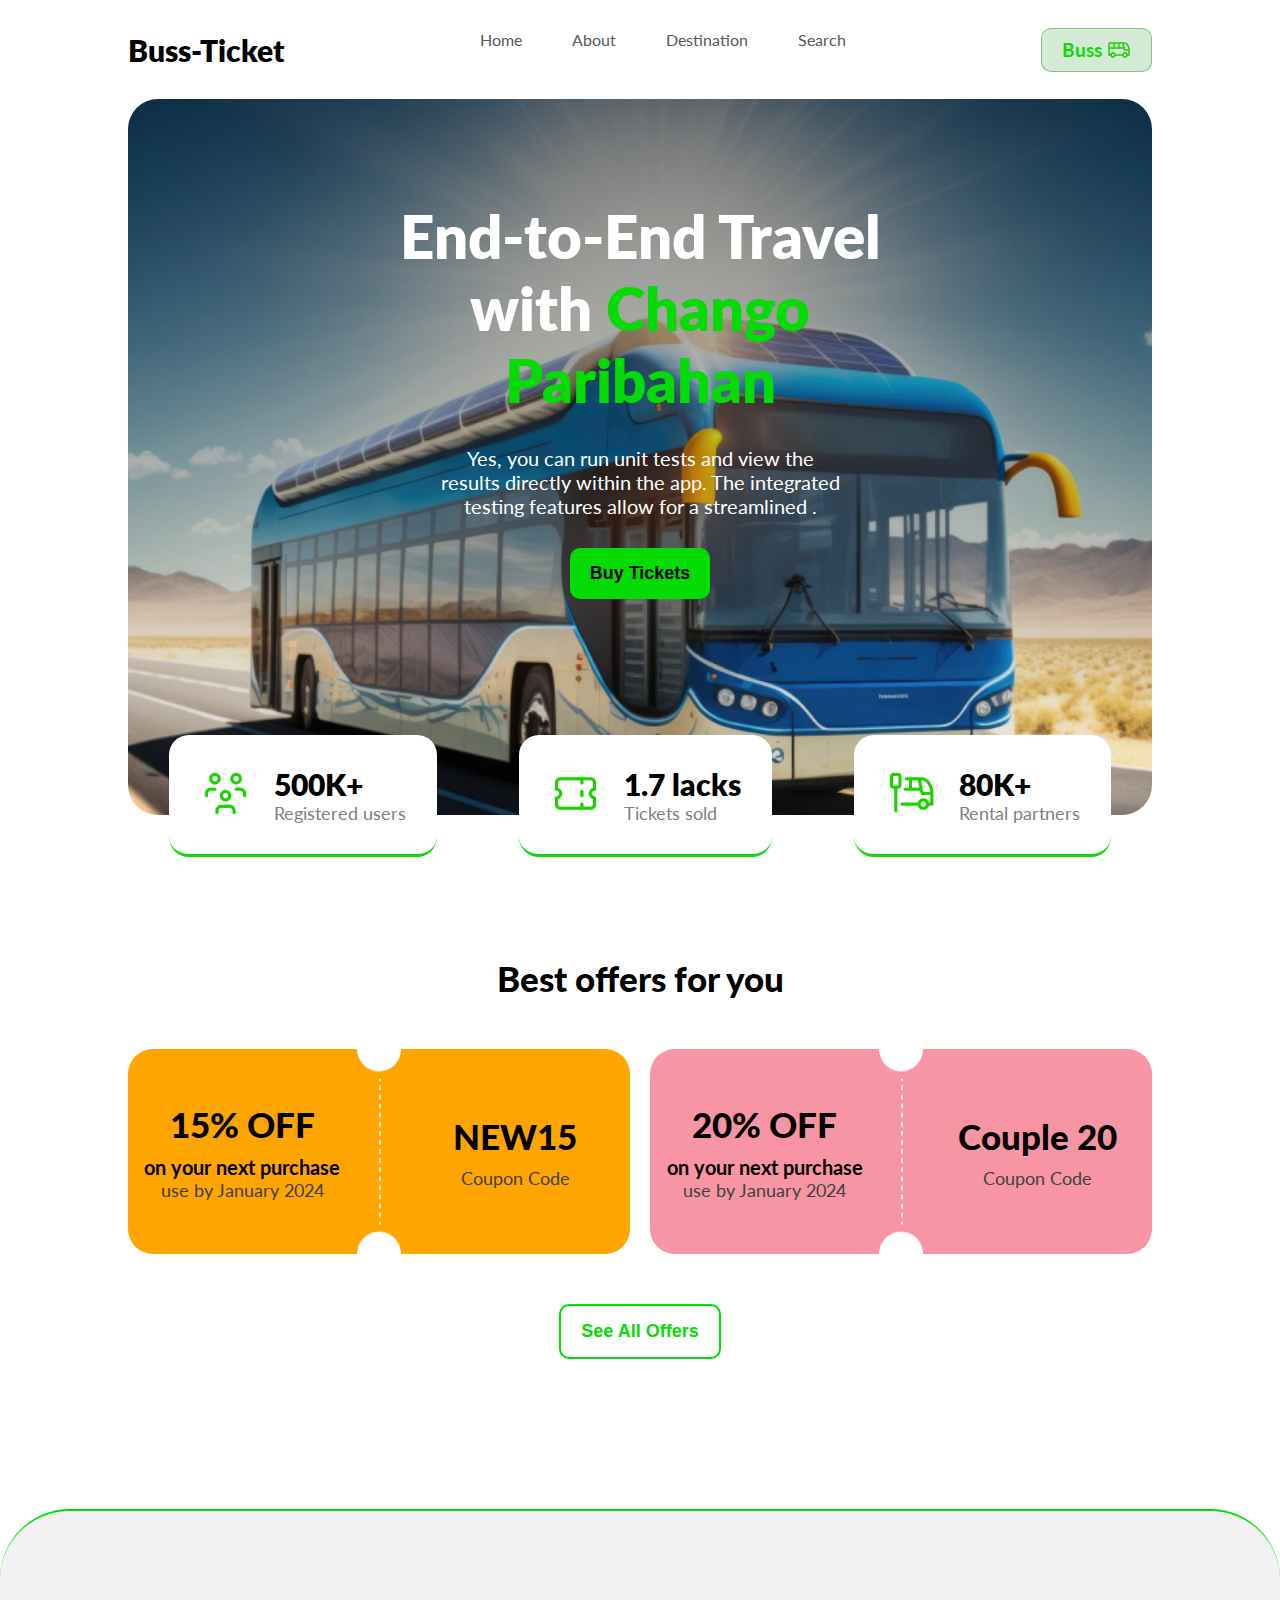
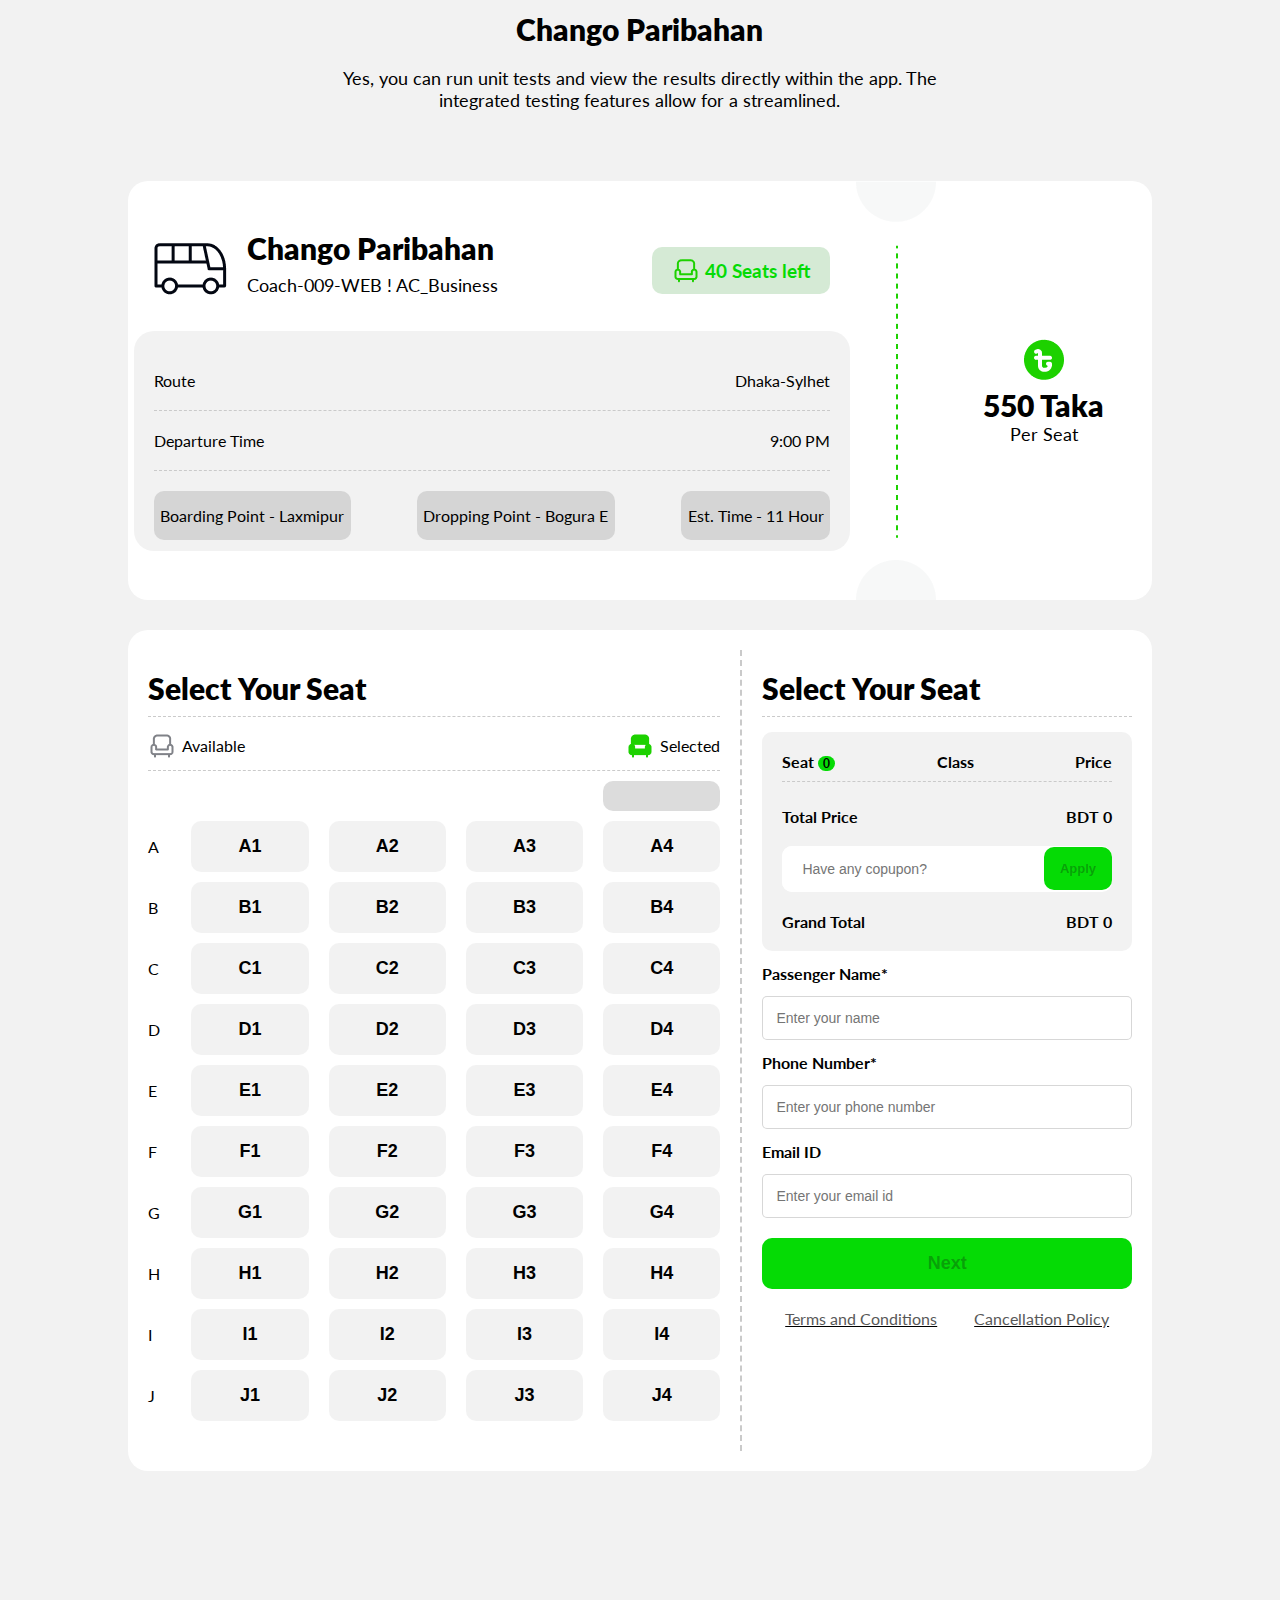
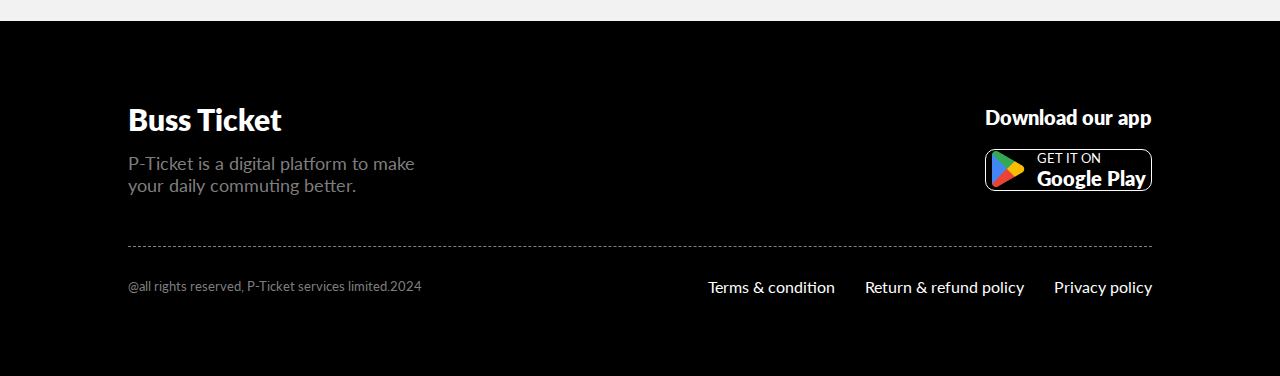
<file: index.html>
<!DOCTYPE html>
<html lang="en">

<head>
    <meta charset="UTF-8">
    <meta name="viewport" content="width=device-width, initial-scale=1.0">
    <title>Buss Ticket</title>

    <!-- font  -->
    <link rel="preconnect" href="https://fonts.googleapis.com">
    <link rel="preconnect" href="https://fonts.gstatic.com" crossorigin>
    <link
        href="https://fonts.googleapis.com/css2?family=Lato:ital,wght@0,100;0,300;0,400;0,700;0,900;1,100;1,300;1,400;1,700;1,900&display=swap"
        rel="stylesheet">

    <!-- font awosome -->
    <link rel="stylesheet" href="https://cdnjs.cloudflare.com/ajax/libs/font-awesome/6.6.0/css/all.min.css"
        integrity="sha512-Kc323vGBEqzTmouAECnVceyQqyqdsSiqLQISBL29aUW4U/M7pSPA/gEUZQqv1cwx4OnYxTxve5UMg5GT6L4JJg=="
        crossorigin="anonymous" referrerpolicy="no-referrer" />

    <!-- css file  -->
    <link rel="stylesheet" href="style.css">

    <!-- responsive file  -->
    <link rel="stylesheet" href="responsive.css">

</head>

<body id="body">
    <header>
        <div class="container">
            <!-- navigation-section -->
            <section class="navigation-section flex">
                <h1 class="name">Buss-Ticket</h1>
                <div class="pages">
                    <ul class="flex">
                        <li><a href="#">Home</a></li>
                        <li><a href="#">About </a></li>
                        <li><a href="#">Destination</a></li>
                        <li><a href="#">Search</a></li>
                    </ul>
                </div>
                <div class="logo buss-seat-left">
                    <span>Buss</span>
                    <img src="images/bus-icon.png" alt="">
                </div>
            </section>
            <!-- banner -->
            <section class="banner">
                <div class="for-mobile">
                    <img src="images/banner.png" alt="">
                </div>
                <div class="bg-img">
                    <div class="text-height">
                        <div class="text">
                            <h1>End-to-End Travel with <span>Chango Paribahan</span></h1>
                            <p>Yes, you can run unit tests and view the results directly within the app. The
                                integrated testing features allow for a streamlined .</p>
                            <button id="scroll-event">Buy Tickets</button>
                        </div>
                    </div>
                </div>
                <div class="bg-footer flex">
                    <div class="user flex">
                        <div class="user-icon">
                            <img src="images/people.png" alt="">
                        </div>
                        <div class="user-text">
                            <h2>500K+</h2>
                            <p>Registered users</p>
                        </div>
                    </div>
                    <div class="sold flex">
                        <div class="sold-icon">
                            <img src="images/ticket-cupon.png" alt="">
                        </div>
                        <div class="sold-text">
                            <h2>1.7 lacks</h2>
                            <p>Tickets sold</p>
                        </div>
                    </div>
                    <div class="partners flex">
                        <div class="partners-icon">
                            <img src="images/stoppage.png" alt="">
                        </div>
                        <div class="partners-text">
                            <h2>80K+</h2>
                            <p>Rental partners</p>
                        </div>
                    </div>
                </div>
            </section>
        </div>
    </header>
    <main>
        <!-- Best offers for you -->
        <div class="container">
            <section class="offers">
                <h2>Best offers for you</h2>
                <div class="cards flex2">
                    <div class="card1 card flex">
                        <div class="first-text">
                            <h2>15% OFF</h2>
                            <p class="para1">on your next purchase</p>
                            <p class="para2">use by January 2024</p>
                        </div>
                        <div class="devider">
                            <img src="images/cupon-devider.png" alt="">
                        </div>
                        <div class="last-text">
                            <h2>NEW15</h2>
                            <p class="para2 coupon">Coupon Code</p>
                        </div>
                    </div>
                    <div class="card2 card flex">
                        <div class="first-text">
                            <h2>20% OFF</h2>
                            <p class="para1">on your next purchase</p>
                            <p class="para2">use by January 2024</p>
                        </div>
                        <div class="devider">
                            <img src="images/cupon-devider.png" alt="">
                        </div>
                        <div class="last-text">
                            <h2>Couple 20</h2>
                            <p class="para2 coupon">Coupon Code</p>
                        </div>
                    </div>
                </div>
                <button>See All Offers</button>
            </section>
        </div>

        <!-- chango-paribahan -->
        <section class="chango-paribahan">
            <div class="container">
                <div class="chango-paribaha-heading">
                    <h2>Chango Paribahan</h2>
                    <p>Yes, you can run unit tests and view the results directly within the app. The integrated
                        testing features allow for a streamlined.</p>
                </div>

                <!-- ticket-price-detals -->
                <div class="ticket-price-detals">
                    <div class="card  flex">
                        <div class="card-left">
                            <div class="left-header flex">
                                <div class="logo-heading flex">
                                    <div class="logo">
                                        <img src="images/bus-logo.png" alt="">
                                    </div>
                                    <div class="heading">
                                        <h2>Chango Paribahan</h2>
                                        <p>Coach-009-WEB ! AC_Business</p>
                                    </div>
                                </div>

                                <!-- buss-seat-left -->
                                <div class="seat flex buss-seat-left">
                                    <img src="images/seat-green.png" alt="">
                                    <span class="left"> <span id="left-seats">40</span> Seats left</span>
                                </div>
                            </div>
                            <div class="left-main">
                                <div class="route flex b-dotted">
                                    <span>Route</span>
                                    <span>Dhaka-Sylhet</span>
                                </div>
                                <div class="time flex b-dotted">
                                    <span>Departure Time</span>
                                    <span>9:00 PM</span>
                                </div>
                                <div class="main-butto flex">
                                    <div class="butto ">
                                        <span>Boarding Point - Laxmipur</span>
                                    </div>
                                    <div class="butto">
                                        <span>Dropping Point - Bogura E</span>
                                    </div>
                                    <div class="butto">
                                        <span>Est. Time - 11 Hour</span>
                                    </div>
                                </div>
                            </div>
                        </div>
                        <img src="images/info-devider.png" alt="" class="diveder">
                        <div class="taka card-right">
                            <img src="images/fare.png" alt="">
                            <h2>550 Taka</h2>
                            <p>Per Seat</p>
                        </div>
                    </div>
                </div>

                <!-- Select Your Seat -->
                <div id="scroll-1" class="select-seat">
                    <div class="card flex">
                        <div class="card-left">
                            <div class="left-header">
                                <h2>Select Your Seat</h2>
                                <div class="icons flex">
                                    <div class="available flex">
                                        <img src="images/seat-gray.png" alt="">
                                        <span>Available</span>
                                    </div>
                                    <div class="selected flex">
                                        <img src="images/seat-green-filled.png" alt="">
                                        <span>Selected</span>
                                    </div>
                                </div>
                            </div>
                            <div class="left-main">
                                <div class="stayaring grid">
                                    <button id="but"><i class="fa-regular fa-circle-down"></i></button>
                                </div>
                                <div class="a grid">
                                    <span>A</span>
                                    <button class="butt">A1</button>
                                    <button class="butt">A2</button>
                                    <button class="butt">A3</button>
                                    <button class="butt">A4</button>
                                </div>
                                <div class="b grid">
                                    <span>B</span>
                                    <button class="butt">B1</button>
                                    <button class="butt">B2</button>
                                    <button class="butt">B3</button>
                                    <button class="butt">B4</button>
                                </div>
                                <div class="C grid">
                                    <span>C</span>
                                    <button class="butt">C1</button>
                                    <button class="butt">C2</button>
                                    <button class="butt">C3</button>
                                    <button class="butt">C4</button>
                                </div>
                                <div class="d grid">
                                    <span>D</span>
                                    <button class="butt">D1</button>
                                    <button class="butt">D2</button>
                                    <button class="butt">D3</button>
                                    <button class="butt">D4</button>
                                </div>
                                <div class="e grid">
                                    <span>E</span>
                                    <button class="butt">E1</button>
                                    <button class="butt">E2</button>
                                    <button class="butt">E3</button>
                                    <button class="butt">E4</button>
                                </div>
                                <div class="f grid">
                                    <span>F</span>
                                    <button class="butt">F1</button>
                                    <button class="butt">F2</button>
                                    <button class="butt">F3</button>
                                    <button class="butt">F4</button>
                                </div>
                                <div class="g grid">
                                    <span>G</span>
                                    <button class="butt">G1</button>
                                    <button class="butt">G2</button>
                                    <button class="butt">G3</button>
                                    <button class="butt">G4</button>
                                </div>
                                <div class="h grid">
                                    <span>H</span>
                                    <button class="butt">H1</button>
                                    <button class="butt">H2</button>
                                    <button class="butt">H3</button>
                                    <button class="butt">H4</button>
                                </div>
                                <div class="i grid">
                                    <span>I</span>
                                    <button class="butt">I1</button>
                                    <button class="butt">I2</button>
                                    <button class="butt">I3</button>
                                    <button class="butt">I4</button>
                                </div>
                                <div class="j grid">
                                    <span>J</span>
                                    <button class="butt">J1</button>
                                    <button class="butt">J2</button>
                                    <button class="butt">J3</button>
                                    <button class="butt">J4</button>
                                </div>
                            </div>
                        </div>
                        <div class="card-right">
                            <div class="right-header">
                                <h2>Select Your Seat</h2>
                            </div>
                            <div class="right-main">
                                <div class="calculation-area">
                                    <div class="s-c-p flex">
                                        <span>Seat <span class="seat-count" id="count-seat">0</span></span>
                                        <span>Class</span>
                                        <span>Price</span>
                                    </div>
                                    <div id="bt-bot" style='color: gray;'>
                                        <div id="add-seat-here" style="padding-bottom: 10px;">

                                        </div>
                                    </div>
                                    <div class="tot-price flex">
                                        <span>Total Price</span>
                                        <span>BDT <span id="total-price">0</span></span>
                                    </div>
                                    <div id="show-discount">

                                    </div>
                                    <div class="coupon-input flex">
                                        <input id="coup-input" type="text" placeholder="Have any copupon?">
                                        <button onclick="couponCode()" id="aplly-but" disabled>Apply</button>
                                    </div>
                                    <div class="gra-total flex">
                                        <span>Grand Total</span>
                                        <span>BDT <span id="grand-total">0</span></span>
                                    </div>
                                </div>
                                <div class="passenger-input">
                                    <form action="#">
                                        <label for="name">Passenger Name*</label>
                                        <input required type="text" placeholder="Enter your name">

                                        <label for="phone">Phone Number*</label>
                                        <input required id="phone-number" type="number"
                                            placeholder="Enter your phone number">

                                        <label for="mail">Email ID</label>
                                        <input type="email" placeholder="Enter your email id">

                                        <button onclick="popUpOpen()" id="dis-but" disabled>Next</button>
                                        <div class="terms flex">
                                            <a href="">Terms and Conditions</a>
                                            <a href="">Cancellation Policy</a>
                                        </div>
                                    </form>
                                </div>
                            </div>
                        </div>
                    </div>
                </div>
            </div>
            <section id="pop_up" style="display: none;">
                <div class="pop-up">
                    <div class="card">
                        <img src="../images/success.png" alt="">
                        <h2>SUCCESS</h2>
                        <p>Thank you for Booking Our Bus Seats.
                            We are working hard to find the best service and deals for you.</p>
                        <p class="second-para">Shortly you will find a confirmation in your email.</p>
                        <button onclick="popUpClose()">Continue</button>
                    </div>
                </div>
            </section>
        </section>
    </main>
    <footer>
        <section class="footer-secton">
            <div class="container all-contant">
                <div class="upper flex">
                    <div class="left-contant">
                        <h1 class="name">Buss Ticket</h1>
                        <p>P-Ticket is a digital platform to make your
                            daily commuting better.</p>
                    </div>
                    <div class="right-contant">
                        <h2>Download our app </h2>
                        <a href="" class="playstore-butt flex">
                            <div class="log">
                                <img src="images/playstore.png" alt="">
                            </div>
                            <div class="text">
                                <p>GET IT ON</p>
                                <h2>Google Play</h2>
                            </div>
                        </a>
                    </div>
                </div>
                <div class="down flex">
                    <div class="copy-right">
                        <p>@all rights reserved, P-Ticket services limited.2024</p>
                    </div>
                    <div class="terms flex">
                        <a href="">Terms & condition</a>
                        <a href="">Return & refund policy</a>
                        <a href="">Privacy policy</a>
                    </div>
                </div>
            </div>
        </section>
    </footer>

    <script src="javascripts/utility.js"></script>
    <script src="javascripts/index.js"></script>
</body>

</html>
</file>
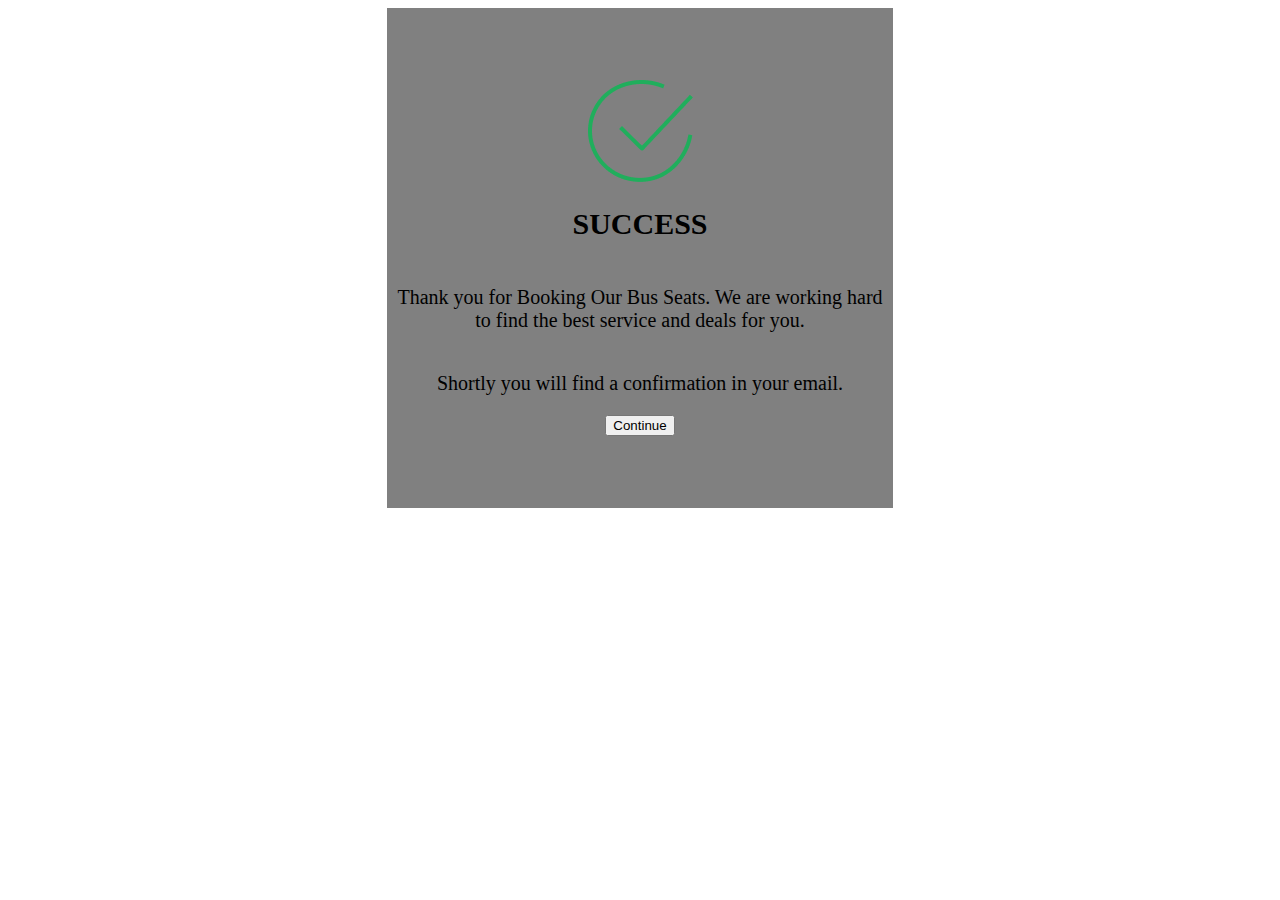
<file: pop-up/index.html>
<!DOCTYPE html>
<html lang="en">
<head>
    <meta charset="UTF-8">
    <meta name="viewport" content="width=device-width, initial-scale=1.0">
    <title>PopUp</title>

    <style>
        .card{
            display: flex;
            flex-direction: column;
            justify-content: center;
            align-items: center;

            width: 40%;
            margin: auto;
            height: 500px;
            text-align: center;
            font-size: 20px;
            background-color: gray;
        }
    </style>

</head>
<body>
    <main>
        <div class="card">
            <img src="../images/success.png" alt="">
            <h2>SUCCESS</h2>
            <p>Thank you for Booking Our Bus Seats. 
                We are working hard to find the best service and deals for you.</p>
            <p>Shortly you will find a confirmation in your email.</p>
            <button>Continue</button>
        </div>
    </main>
</body>
</html>
</file>
<file: style.css>
:root {
    --primary-Color: rgb(5, 219, 5);
}

*,
body {
    box-sizing: border-box;
    list-style: none;
    text-decoration: none;
    margin: 0;
}

.container {
    width: 80%;
    max-width: 1600px;
    margin: 0 auto;
    font-family: "Lato", sans-serif;
}

.for-mobile img {
    display: none;
}

button {
    padding: 15px 20px;
    font-size: 18px;
    font-weight: 600;
    border-radius: 10px;
    border: none;
    background-color: var(--primary-Color);
    cursor: pointer;
}

button:hover {
    background-color: rgb(0, 178, 0);
}

button:active {
    color: rgb(121, 241, 0);
    transform: scale(.95);
}

.flex {
    display: flex;
    justify-content: space-between;
    align-items: center;
}

a {
    color: rgb(88, 88, 88);
}

p {
    font-size: 18px;
}

h1 {
    font-size: 30px;
    font-weight: 800;
}

h2 {
    font-weight: 800;
    margin-bottom: 0;
    font-size: 30px;
}

.buss-seat-left {
    font-size: 19px;
    font-weight: 700;
    color: var(--primary-Color);
    background-color: rgba(0, 128, 0, 0.164);
    border: 1px solid rgba(0, 128, 0, 0.377);
    padding: 9px 20px;
    border-radius: 10px;
}


/* navigation-section */
header .navigation-section .flex {
    gap: 50px;
    padding: 30px 0 50px 0;
}

header .navigation-section .logo {
    display: flex;
    justify-content: end;
    align-items: center;
    gap: 5px;
}

/* banner */
header .banner .bg-img {
    background-image: url(images/banner.png);
    background-repeat: no-repeat;
    background-size: cover;
    background-position: center;
    height: 716px;
    width: 100%;
    border-radius: 30px;
    color: white;
}

header .banner .bg-img .text-height {
    max-width: 50%;
    text-align: center;
    margin: auto;
    height: 600px;

    display: flex;
    flex-direction: column;
    justify-content: center;
    align-items: center;
}

header .banner .bg-img h1 {
    font-size: 60px;
    width: 100%;
    padding-bottom: 30px;
}

header .banner .bg-img h1>span {
    color: var(--primary-Color);
}

header .banner .bg-img p {
    width: 80%;
    margin: auto;
    margin-bottom: 30px;
    font-size: 20px;
}

/* bg-footer */
header .banner .flex {
    justify-content: space-around;
    align-items: center;
    margin-top: -40px;
}

header .banner .flex>.flex {
    border-bottom: 3px solid var(--primary-Color);
    border-radius: 20px;
    padding: 3%;
    align-items: center;
    justify-content: center;
    gap: 10px;
    background-color: white;
}

header .banner .flex img {
    width: 80%;
}

header .banner .flex h2 {
    font-size: 30px;
    font-weight: 800;
    margin-bottom: 0;
}

header .banner .flex p {
    margin-top: 0;
    color: gray;
}


/* Best offers for you */
main .offers {
    text-align: center;
    padding: 100px 0;
}

main .offers .flex2 {
    display: flex;
    justify-content: space-between;
}

main .offers h2 {
    font-size: 35px;
    font-weight: 900;
    margin-bottom: 50px;
}

main .offers .cards img {
    width: 100%;
    margin-bottom: -3px;
}

main .offers .card div .para1 {
    font-weight: 700;
    font-size: 20px;
    margin-top: -40px;
}

main .offers .card div .para2 {
    color: rgb(65, 65, 65);
}

main .offers .card div .coupon {
    margin-top: -40px;
}

main .offers .card {
    flex-basis: 49%;
    border-radius: 25px;
}

main .offers .first-text {
    width: 49%;
}

main .offers .last-text {
    width: 49%;
}

main .offers .card1 {
    background-color: orange;
}

main .offers .card2 {
    background-color: rgb(247, 149, 165);
}

main .offers button {
    background-color: white;
    border: 2px solid var(--primary-Color);
    color: var(--primary-Color);
    margin: 50px;
}


/* chango-paribahan */
main .chango-paribahan {
    border-top: 2px solid var(--primary-Color);
    border-radius: 70px 70px 0 0;
    background-color: rgba(128, 128, 128, 0.103);
}

main .chango-paribaha-heading {
    text-align: center;
    width: 60%;
    margin: 100px auto 50px auto;
}

main .chango-paribaha-heading p {
    padding: 20px 0;
}


/* ticket-price-detals */
main .ticket-price-detals .left-header {
    padding: 0 20px 20px 20px;
}

main .ticket-price-detals .left-header .logo-heading {
    gap: 20px;
}

main .ticket-price-detals .left-header .buss-seat-left {
    border: none;
    gap: 5px;
}

main .ticket-price-detals .left-header .heading p {
    padding-bottom: 15px;
    margin-top: 8px;
}

main .ticket-price-detals {
    background-color: white;
    border-radius: 20px;
}

main .ticket-price-detals .card-left {
    width: 70%;
    margin: auto;
}


main .ticket-price-detals .card-right {
    width: 20%;
    margin: auto;
    text-align: center;
}

main .ticket-price-detals .card-left .left-main {
    background-color: rgba(128, 128, 128, 0.103);
    border-radius: 20px;
    padding: 20px;
}

main .ticket-price-detals .card-left .left-main .flex {
    height: 60px;
}

main .ticket-price-detals .card-left .left-main .b-dotted {
    border-bottom: 1px dashed rgb(202, 202, 202);
}

main .ticket-price-detals .card-left .left-main .butto {
    background-color: rgba(176, 176, 176, 0.443);
    margin-top: 30px;
    padding: 15px 1%;
    border-radius: 10px;
}



/* Select Your Seat */
label {
    display: block;
}

main .select-seat .card {
    background-color: white;
    border-radius: 20px;
    padding-top: 20px;
}

main .select-seat>.flex {
    align-items: flex-start;
    padding-bottom: 20px;
}

main .select-seat .card .card-right {
    width: 40%;
    padding: 20px;
}

main .select-seat .card .card-left {
    border-right: 2px dashed rgb(202, 202, 202);
    width: 60%;
    padding: 20px;
}

main .select-seat .card .card-left .left-header h2,
main .select-seat .card .card-right .right-header h2,
main .select-seat .card .card-right .s-c-p {
    border-bottom: 1px dashed rgb(202, 202, 202);
    padding-bottom: 10px;
    margin-bottom: 15px;
}

main .select-seat .card .card-left .left-header {
    border-bottom: 1px dashed rgb(202, 202, 202);
    padding-bottom: 10px;
    margin-bottom: 10px;
}

main .select-seat .card .card-left .left-header .flex .flex {
    align-items: center;
    gap: 6px;
}

main .select-seat .card .card-left .left-main .stayaring #but {
    grid-column: 5/6;
    background-color: rgba(176, 176, 176, 0.443);
}

main .select-seat .card .card-left .left-main .grid button {
    background-color: rgba(128, 128, 128, 0.103);
}

main .select-seat .card .card-left .left-main .grid {
    display: grid;
    /* grid-template-columns: auto auto auto auto auto; */
    grid-template-columns: .2fr 1fr 1fr 1fr 1fr;
    gap: 20px;
    padding-bottom: 10px;
    align-items: center;
    justify-content: center;
}

/* right  */
main .select-seat .card .card-right .right-main span {
    font-weight: 700;
}

main .select-seat .card .card-right .right-main .seat-count {
    font-size: 12px;
    background-color: var(--primary-Color);
    padding: 0 5px;
    border-radius: 20px;
}

main .select-seat .card .card-right .right-main .calculation-area {
    background-color: rgba(176, 176, 176, 0.166);
    padding: 20px;
    border-radius: 10px;
}

main .select-seat .card .card-right .right-main .coupon-input {
    background-color: white;
    margin: 20px 0;
    border-radius: 10px;
}

main .select-seat .card .card-right .right-main .coupon-input input {
    width: 60%;
    font-size: 14px;
    padding: 15px 0;
    border: none;
    border-radius: 10px 0 0 10px;
    padding-left: 20px;
    outline: none;
}

main .select-seat .card .card-right .right-main .coupon-input button {
    /* width: 30%; */
    /* color: white;          disable color not working */
    padding: 14px 16px;
    font-size: 13px;
}

/* passenger-input */
main .select-seat .card .card-right .right-main .passenger-input input {
    display: block;
    width: 100%;
    font-size: 14px;
    padding: 13px;
    border-radius: 5px;
    border: 1.5px solid rgba(176, 176, 176, 0.5);
}

main .select-seat .card .card-right .right-main .passenger-input label {
    padding: 13px 0;
    font-weight: 700;
}

main .select-seat .card .card-right .right-main .passenger-input button {
    width: 100%;
    margin: 20px 0;
}

main .select-seat .card .card-right .right-main .passenger-input .flex {
    justify-content: center;
    gap: 10%;
    text-decoration: underline;
}


main .select-seat {
    padding: 30px 0 150px 0;
}




/* pop-up area */
main .chango-paribahan section {
    display: flex;
    justify-content: center;
}

main .pop-up {
    max-width: 500px;
    width: 50%;
    margin: auto;
    background-color: rgb(221, 221, 221);
    padding: 50px 50px;
    text-align: center;
    border-radius: 20px;

    box-shadow: 0 0 10px rgba(0, 0, 0, 0.2);

    position: absolute;

    top: 10%;
}

main .pop-up img {
    width: 25%;
}

main .pop-up p {
    padding: 10px 0;
    font-size: 20px;
}

main .pop-up h2 {
    font-size: 25px;
    color: rgb(5, 162, 5);
    padding: 10px 0;
}

main .pop-up .second-para {
    margin: 0 0 10px 0;
    color: rgb(86, 86, 86);
    font-size: 20px;
}


/* footer  */
footer {
    background-color: black;
    color: white;
    padding: 80px 0;
}

footer a {
    color: white;
}

footer .footer-secton .left-contant {
    width: 30%;
}

footer .footer-secton .left-contant p {
    color: rgba(202, 202, 202, 0.637);
    padding-top: 15px;
}

footer .footer-secton .right-contant h2 {
    font-size: 20px;
}

footer .footer-secton .right-contant .playstore-butt p {
    font-size: 13px;
}

footer .footer-secton .right-contant .playstore-butt h2 {
    margin-top: 0px;
}

footer .footer-secton .right-contant .flex {
    align-items: center;
    border: 1px solid white;
    border-radius: 10px;
    padding: 0 5px;
    margin-top: 20px;
}

footer .footer-secton .down {
    border-top: 1px dashed rgba(202, 202, 202, 0.637);
    margin-top: 50px;
    padding-top: 30px;
}

footer .footer-secton .down .flex {
    gap: 30px;
}

footer .footer-secton .down .copy-right p {
    font-size: 13px;
    color: rgba(202, 202, 202, 0.637);
}
</file>
<file: responsive.css>
@media screen and (max-width: 1000px) {
    .container {
        width: 98%;
    }

    button {
        padding: 8px 12px;
        font-size: 13px;
        border-radius: 5px;
    }

    header .navigation-section {
        flex-direction: column;
        padding: 20px 0;
    }
    header .navigation-section ul{
        display: grid;
        grid-template-columns: auto auto;
    }

    /* banner */
    header .banner .bg-img h1 {
        font-size: 30px;
        width: 100%;
        padding-bottom: 10px;
    }

    header .banner .bg-img p {
        font-size: 15px;
        width: 90%;
    }

    header .banner .bg-img .text-height {
        max-width: 90%;
        margin: auto;
        height: 300px;
    }
    header .banner .bg-img {
        background-image: none;
        height: 270px;
        color: black;
    }
    .for-mobile img {
        display: block;
        width: 100%;
    }

    /* bg-footer  */
    header .banner .flex {
        flex-direction: column;
        margin-top: 10px;
        gap: 20px;
    }

    header .banner .flex h2 {
        font-size: 20px;
    }


    /* Best offers for you  */
    main .offers h2 {
        font-size: 30px;
        font-weight: 900;
        margin-bottom: 50px;
    }
    main .offers .flex2 {
        flex-direction: column;
        gap: 50px;
    }

    /* chango poribohon */
    main .chango-paribaha-heading {
        width: 90%;
        margin: 50px auto 25px auto;
    }

    /* ticket-price-detals */
    main .ticket-price-detals .card {
        flex-direction: column;
        padding-top: 10px;
    }
    main .ticket-price-detals .diveder {
        display: none;
    }
    main .ticket-price-detals .card-left {
        width: 100%;
    }
    main .ticket-price-detals .card-left>.flex {
        flex-direction: column;
    }
    main .ticket-price-detals .left-header .heading h2 {
        font-size: 25px;
    }
    main .ticket-price-detals .card-left .left-main .butto {
        padding: 8px 1%;
        margin-right: 3px;
        font-size: 12px;
    }

    /* right */
    main .ticket-price-detals .card-right {
        display: flex;
        justify-content: center;
        align-items: center;
        gap: 20px;
        padding: 20px 0;
    }

    /* Select Your Seat */
    main .select-seat>.flex {
        flex-direction: column;
    }
    main .select-seat .card .card-left {
        border-right: none;
        width: 100%;
        padding: 20px;
    }
    main .select-seat .card .card-right {
        width: 100%;
        padding: 10px;
    }


    /* footer */
    footer .footer-secton .upper {
        flex-direction: column;
    }
    footer .footer-secton .left-contant {
        width: 100%;
        text-align: center;
    }
    footer .footer-secton .down {
        flex-direction: column-reverse;
        gap: 40px;
    }

}




@media screen and (max-width: 550px) {
    main .pop-up {
        width: 95%;
        padding: 20px 10px;
    }
}
</file>
